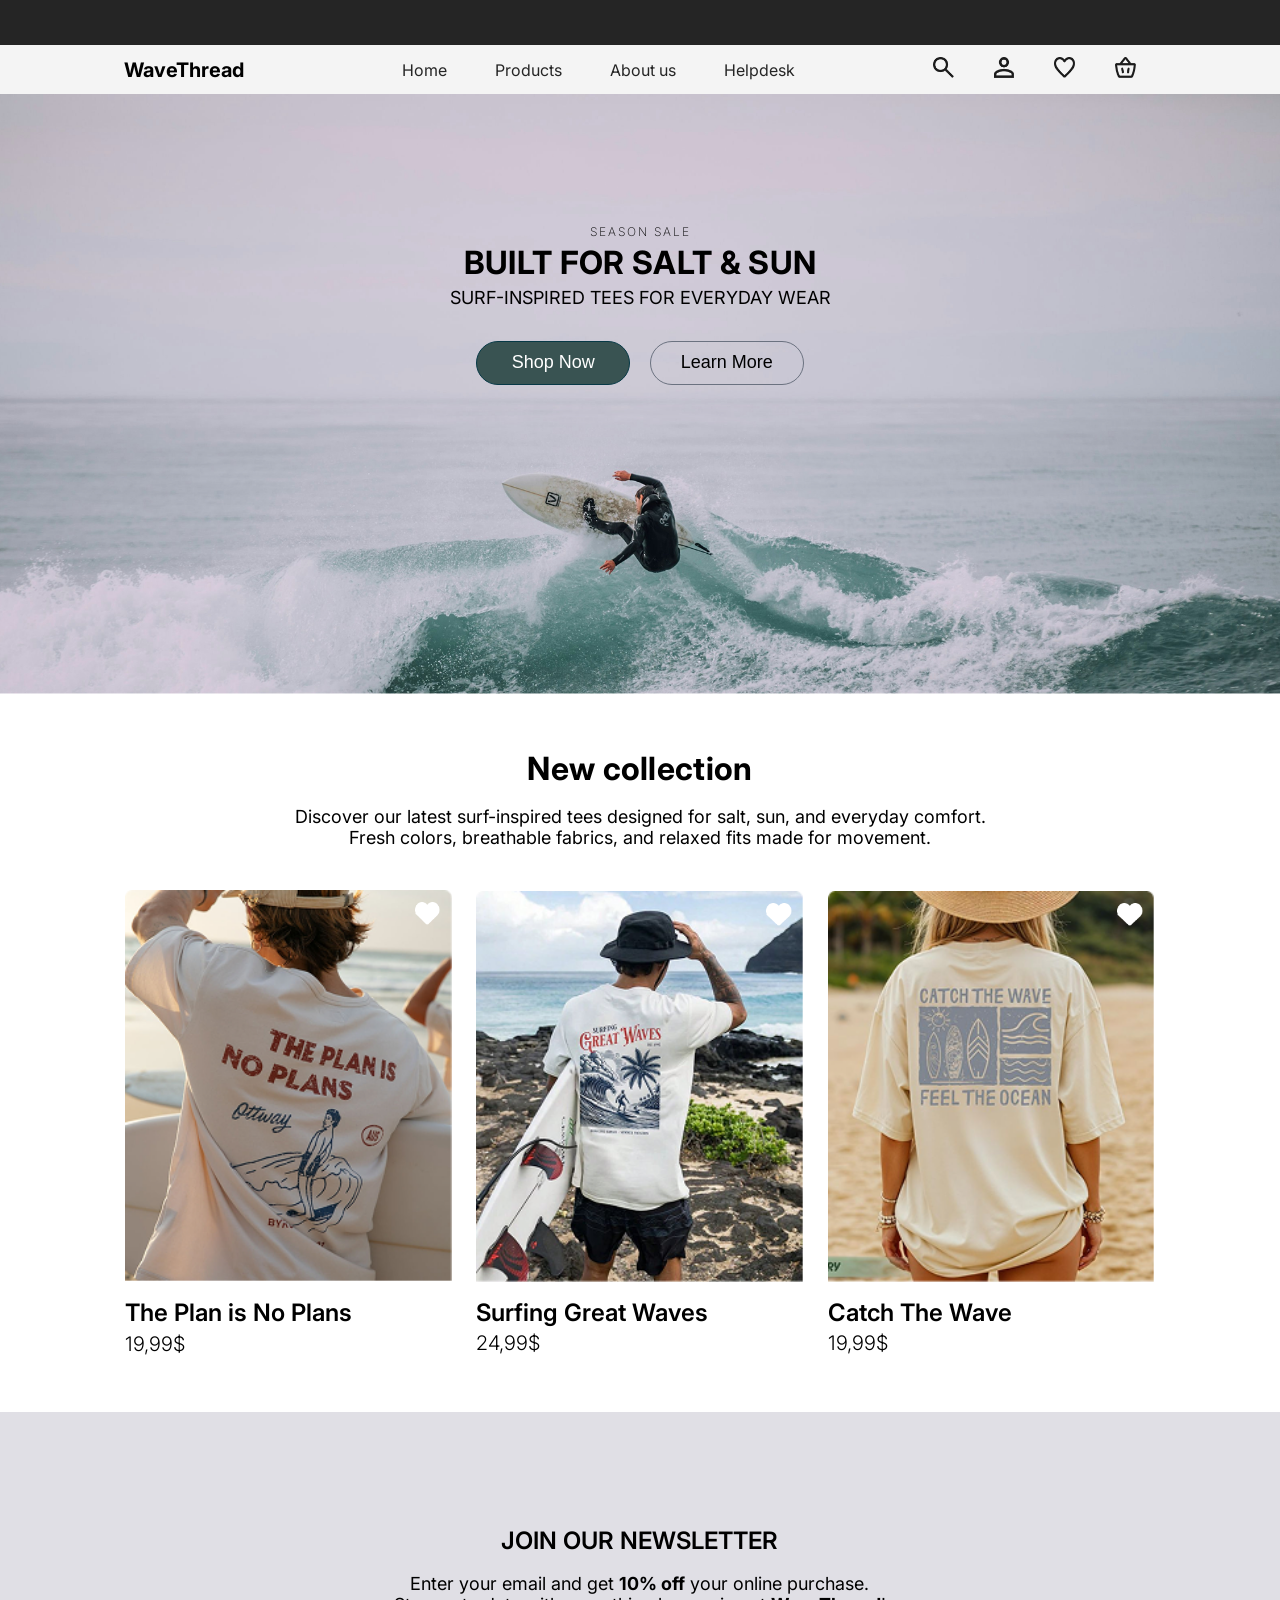
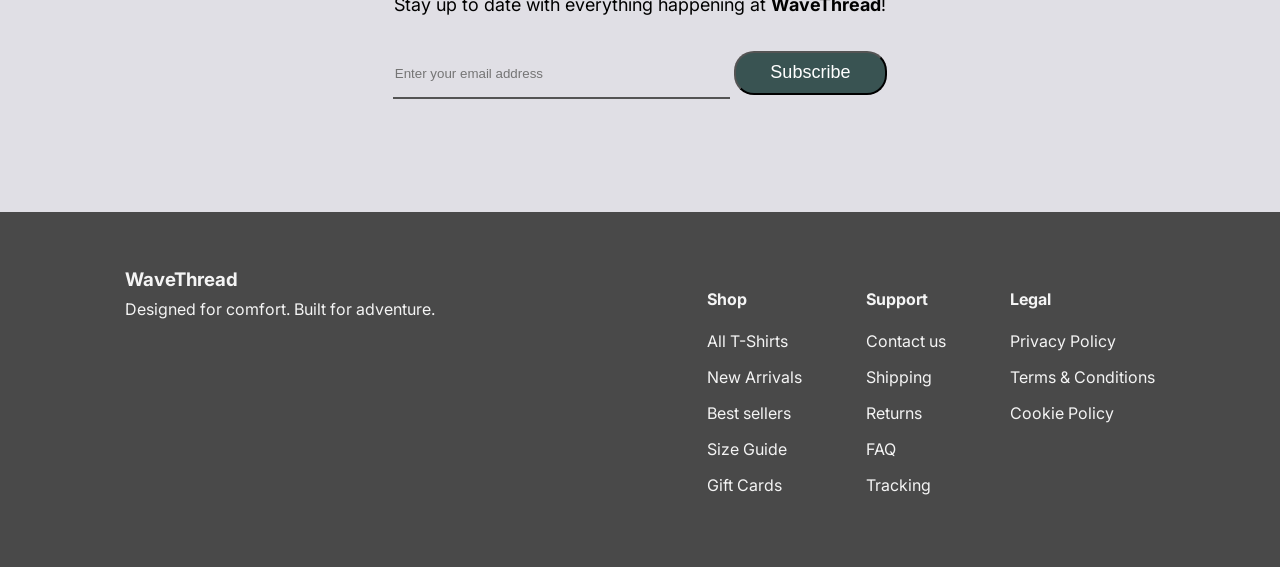
<file: index.html>
<!DOCTYPE html>
<html lang="en">
  <head>
    <meta charset="UTF-8" />
    <meta name="viewport" content="width=device-width, initial-scale=1.0" />

    <!-- Fonts -->
    <link rel="preconnect" href="https://fonts.googleapis.com" />
    <link rel="preconnect" href="https://fonts.gstatic.com" crossorigin />
    <link
      href="https://fonts.googleapis.com/css2?family=Inter:ital,opsz,wght@0,14..32,100..900;1,14..32,100..900&display=swap"
      rel="stylesheet"
    />

    <link rel="stylesheet" href="CSS/main.css" />
    <link rel="stylesheet" href="CSS/nav_footer.css" />
    <link rel="stylesheet" href="CSS/cart.css" />
    <script src="JS/script.js" defer></script>
    <script src="JS/hamburger.js" defer></script>
    <script src="JS/cartPop.js" defer></script>

    <title>WaveThread</title>
  </head>
  <body>
    <header>
      <div id="black-line"></div>

      <div class="header-content">
        <p id="shop-name">WaveThread</p>

        <img
          src="images/hamburger.png"
          alt="HamburgerMenu"
          class="hamburger-img"
          id="hamburger"
        />

        <nav>
          <ul class="nav-links">
            <li><a href="index.html">Home</a></li>
            <li><a href="products.html">Products</a></li>
            <li><a>About us</a></li>
            <li><a>Helpdesk</a></li>
          </ul>
        </nav>

        <div class="icons">
          <a href="#"
            ><img src="images/search.png" alt="Search Icon" class="search"
          /></a>
          <a href="#"
            ><img src="images/account.png" alt="User Account Icon"
          /></a>
          <a href="#"><img src="images/favs.png" alt="Favourites Icon" /></a>
          <a href="#" id="cartIcon"
            ><img src="images/cart.png" alt="Cart Icon"
          /></a>
        </div>
      </div>

      <div class="mobile-menu" id="mobileMenu">
        <ul>
          <li><a href="index.html">Home</a></li>
          <li><a href="products.html">Products</a></li>
          <li><a href="#">About us</a></li>
          <li><a href="#">Helpdesk</a></li>
          <li><a href="#">Account</a></li>
          <li><a href="#">Favourites</a></li>
          <li><a href="cart.html">Cart</a></li>
        </ul>
      </div>
    </header>

    <div class="cart" id="cart">
      <h2>Your Cart</h2>
      <div class="cart-items">
        <p>No products yet</p>
      </div>
      <button class="viewCart">View cart ()</button>
    </div>

    <main>
      <section id="landing-page">
        <div class="hero-content">
          <!-- ChatGPT adviced me to use the image as a CSS background -->
          <p class="top-line">season sale</p>
          <h1>built for salt & sun</h1>
          <h2>surf-inspired tees for everyday wear</h2>
        </div>

        <div class="hero-buttons">
          <button class="button" id="CTA">Shop Now</button>
          <button class="button" id="secondary">Learn More</button>
        </div>
      </section>

      <section class="new-collection">
        <div class="title">
          <h1>New collection</h1>
        </div>
        <div class="description">
          <p>
            Discover our latest surf-inspired tees designed for salt, sun, and
            everyday comfort.<br />
            Fresh colors, breathable fabrics, and relaxed fits made for
            movement.
          </p>
        </div>

        <a href="product.html" class="card1 product-link">
          <div class="image-grid">
            <img class="product-img" src="images/main_product_1.png" />
            <img class="heart-outline" src="images/favvs.png" />
          </div>
          <h3>The Plan is No Plans</h3>
          <h4>19,99$</h4>
        </a>
        <div class="card2">
          <div class="image-grid">
            <img class="product-img" src="images/product-1.png" />
            <img
              class="heart-outline"
              src="images/favvs.png"
              alt="Add to favourites"
            />
          </div>
          <h3>Surfing Great Waves</h3>
          <h4>24,99$</h4>
        </div>
        <div class="card3">
          <div class="image-grid">
            <img class="product-img" src="images/product-2.png" />
            <img
              class="heart-outline"
              src="images/favvs.png"
              alt="Add to favourites"
            />
          </div>
          <h3>Catch The Wave</h3>
          <h4>19,99$</h4>
        </div>
      </section>
      <section class="newsletter">
        <div class="newsletter-content">
          <h2>Join our newsletter</h2>
          <p>
            Enter your email and get <b>10% off</b> your online purchase.<br />
            Stay up to date with everything happening at
            <b>WaveThread</b>!
          </p>
          <div class="input-group">
            <input
              type="email"
              placeholder="Enter your email address"
              aria-label="Email Address"
            />
            <button class="button" id="subscribe-button">Subscribe</button>
          </div>
        </div>
      </section>
    </main>

    <footer>
      <div class="footer-name">
        <h3>WaveThread</h3>
        <p>Designed for comfort. Built for adventure.</p>
      </div>

      <div id="footer-links">
        <div id="shop-links">
          <h4>Shop</h4>
          <p>All T-Shirts</p>
          <p>New Arrivals</p>
          <p>Best sellers</p>
          <p>Size Guide</p>
          <p>Gift Cards</p>
        </div>
        <div id="support-links">
          <h4>Support</h4>
          <p>Contact us</p>
          <p>Shipping</p>
          <p>Returns</p>
          <p>FAQ</p>
          <p>Tracking</p>
        </div>
        <div class="legal-links">
          <h4>Legal</h4>
          <p>Privacy Policy</p>
          <p>Terms & Conditions</p>
          <p>Cookie Policy</p>
        </div>
      </div>
    </footer>
  </body>
</html>
</file>
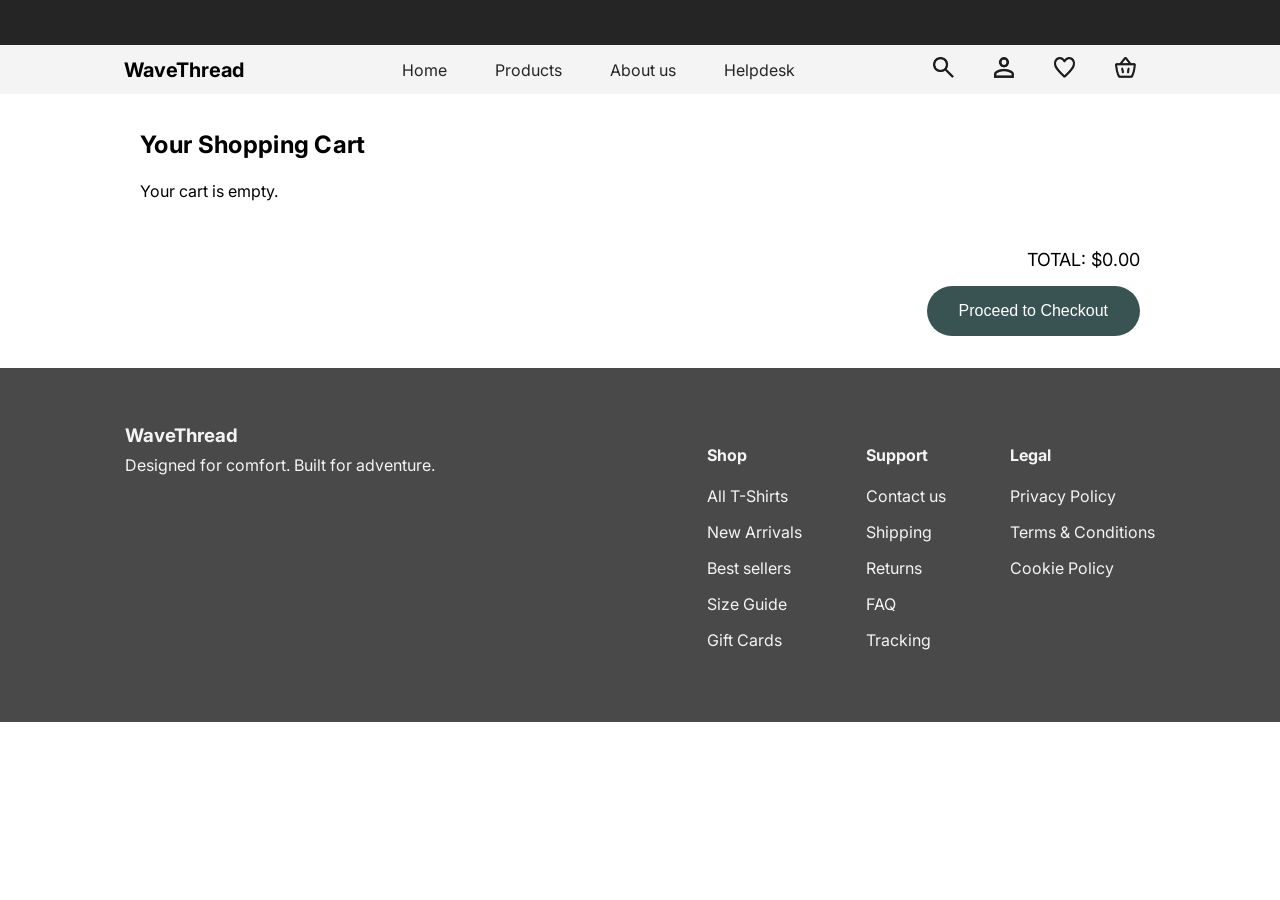
<file: cart.html>
<!DOCTYPE html>
<html lang="en">
  <head>
    <meta charset="UTF-8" />
    <meta name="viewport" content="width=device-width, initial-scale=1.0" />

    <!-- Fonts -->
    <link rel="preconnect" href="https://fonts.googleapis.com" />
    <link rel="preconnect" href="https://fonts.gstatic.com" crossorigin />
    <link
      href="https://fonts.googleapis.com/css2?family=Inter:ital,opsz,wght@0,14..32,100..900;1,14..32,100..900&display=swap"
      rel="stylesheet"
    />

    <link rel="stylesheet" href="CSS/main.css" />
    <link rel="stylesheet" href="CSS/nav_footer.css" />
    <link rel="stylesheet" href="CSS/cart.css" />
    <link rel="stylesheet" href="CSS/cartPage.css" />
    <script src="JS/cartPage.js" defer></script>
    <script src="JS/script.js" defer></script>
    <script src="JS/hamburger.js" defer></script>
    <script src="JS/cartPop.js" defer></script>

    <title>WaveThread</title>
  </head>
  <body>
    <header>
      <div id="black-line"></div>

      <div class="header-content">
        <p id="shop-name">WaveThread</p>

        <img
          src="images/hamburger.png"
          alt="HamburgerMenu"
          class="hamburger-img"
          id="hamburger"
        />

        <nav>
          <ul class="nav-links">
            <li><a href="index.html">Home</a></li>
            <li><a href="products.html">Products</a></li>
            <li><a>About us</a></li>
            <li><a>Helpdesk</a></li>
          </ul>
        </nav>

        <div class="icons">
          <a href="#"
            ><img src="images/search.png" alt="Search Icon" class="search"
          /></a>
          <a href="#"
            ><img src="images/account.png" alt="User Account Icon"
          /></a>
          <a href="#"><img src="images/favs.png" alt="Favourites Icon" /></a>
          <a href="#" id="cartIcon"
            ><img src="images/cart.png" alt="Cart Icon"
          /></a>
        </div>
      </div>

      <div class="mobile-menu" id="mobileMenu">
        <ul>
          <li><a href="index.html">Home</a></li>
          <li><a href="products.html">Products</a></li>
          <li><a href="#">About us</a></li>
          <li><a href="#">Helpdesk</a></li>
          <li><a href="#">Account</a></li>
          <li><a href="#">Favourites</a></li>
          <li><a href="cart.html">Cart</a></li>
        </ul>
      </div>
    </header>

    <div class="cart" id="cart">
      <h2>Your Cart</h2>
      <div class="cart-items">
        <p>No products yet</p>
      </div>
      <button class="viewCart">View cart ()</button>
    </div>

    <main class="cart-page">
      <h1>Your Shopping Cart</h1>

      <div id="cart-items-container"></div>

      <div class="cart-summary">
        <h2>Total: <span id="cart-total">$0.00</span></h2>
        <button id="checkout-btn">Proceed to Checkout</button>
      </div>
    </main>

    <footer>
      <div class="footer-name">
        <h3>WaveThread</h3>
        <p>Designed for comfort. Built for adventure.</p>
      </div>

      <div id="footer-links">
        <div id="shop-links">
          <h4>Shop</h4>
          <p>All T-Shirts</p>
          <p>New Arrivals</p>
          <p>Best sellers</p>
          <p>Size Guide</p>
          <p>Gift Cards</p>
        </div>
        <div id="support-links">
          <h4>Support</h4>
          <p>Contact us</p>
          <p>Shipping</p>
          <p>Returns</p>
          <p>FAQ</p>
          <p>Tracking</p>
        </div>
        <div class="legal-links">
          <h4>Legal</h4>
          <p>Privacy Policy</p>
          <p>Terms & Conditions</p>
          <p>Cookie Policy</p>
        </div>
      </div>
    </footer>
  </body>
</html>
</file>
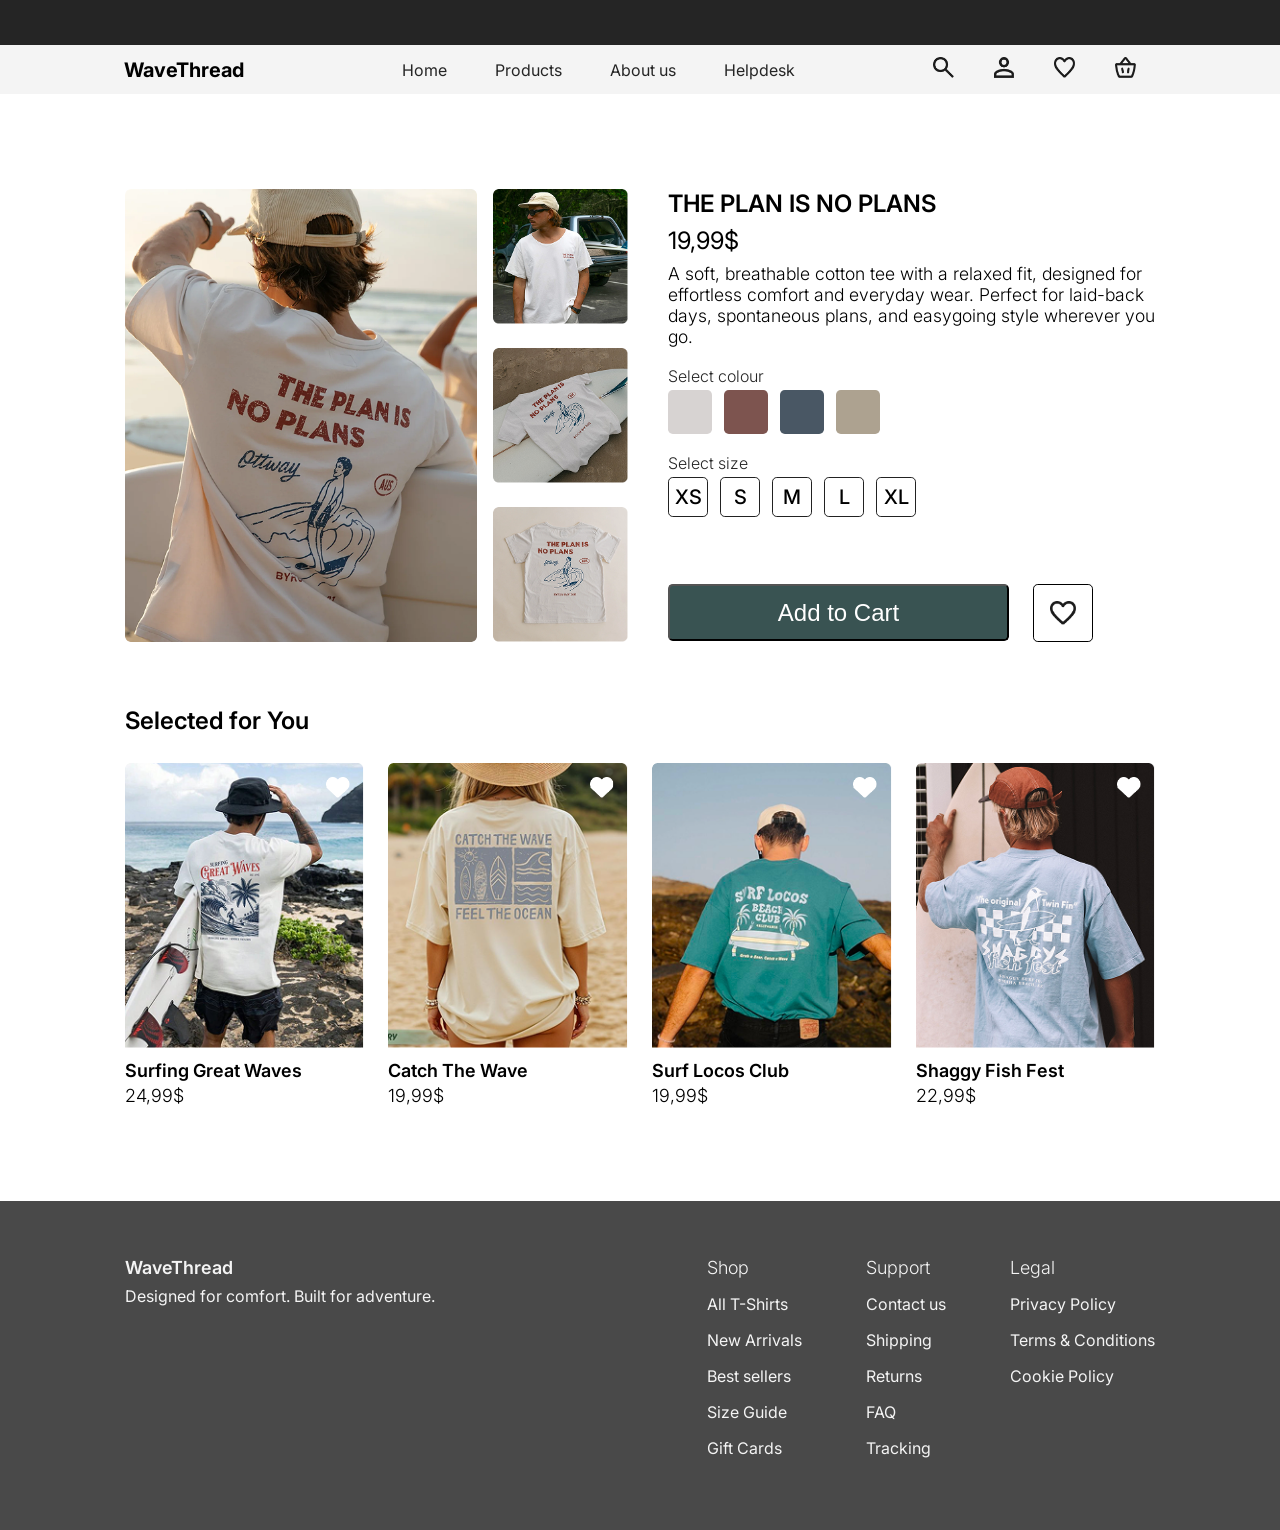
<file: product.html>
<!DOCTYPE html>
<html lang="en">
  <head>
    <meta charset="UTF-8" />
    <meta name="viewport" content="width=device-width, initial-scale=1.0" />

    <!-- Fonts -->
    <link rel="preconnect" href="https://fonts.googleapis.com" />
    <link rel="preconnect" href="https://fonts.gstatic.com" crossorigin />
    <link
      href="https://fonts.googleapis.com/css2?family=Inter:ital,opsz,wght@0,14..32,100..900;1,14..32,100..900&display=swap"
      rel="stylesheet"
    />

    <link rel="stylesheet" href="CSS/main.css" />
    <link rel="stylesheet" href="CSS/nav_footer.css" />
    <link rel="stylesheet" href="CSS/mainGrids.css" />
    <link rel="stylesheet" href="CSS/cart.css" />
    <script src="JS/script.js" defer></script>
    <script src="JS/hamburger.js" defer></script>
    <script src="JS/cartPop.js" defer></script>

    <title>WaveThread</title>
  </head>
  <body>
    <header>
      <div id="black-line"></div>

      <div class="header-content">
        <p id="shop-name">WaveThread</p>

        <img
          src="images/hamburger.png"
          alt="HamburgerMenu"
          class="hamburger-img"
          id="hamburger"
        />

        <nav>
          <ul class="nav-links">
            <li><a href="index.html">Home</a></li>
            <li><a href="products.html">Products</a></li>
            <li><a>About us</a></li>
            <li><a>Helpdesk</a></li>
          </ul>
        </nav>

        <div class="icons">
          <a href="#"><img src="images/search.png" alt="Search Icon" /></a>
          <a href="#"
            ><img src="images/account.png" alt="User Account Icon"
          /></a>
          <a href="#"><img src="images/favs.png" alt="Favourites Icon" /></a>
          <a href="#" id="cartIcon"
            ><img src="images/cart.png" alt="Cart Icon"
          /></a>
        </div>
      </div>

      <div class="mobile-menu" id="mobileMenu">
        <ul>
          <li><a href="index.html">Home</a></li>
          <li><a href="products.html">Products</a></li>
          <li><a href="#">About us</a></li>
          <li><a href="#">Helpdesk</a></li>
          <li><a href="#">Account</a></li>
          <li><a href="#">Favourites</a></li>
          <li><a href="cart.html">Cart</a></li>
        </ul>
      </div>
    </header>

    <div class="cart" id="cart">
      <h2>Your Cart</h2>
      <div class="cart-items">
        <p>No products yet</p>
      </div>
      <button class="viewCart">View cart ()</button>
    </div>

    <main>
      <div class="parent2">
        <div class="div-1">
          <img
            id="main-photo"
            src="images/main_product-1.png"
            alt="Product Image"
          />
          <div class="photos">
            <img src="images/main_product-2.png" alt="Product Image" />
            <img src="images/main_product-3.png" alt="Product Image" />
            <img src="images/main_product-4.png" alt="Product Image" />
          </div>
        </div>
        <div class="div-2">
          <div class="info">
            <div class="product-info">
              <h2>The Plan is No Plans</h2>
              <h3>19,99$</h3>
              <p>
                A soft, breathable cotton tee with a relaxed fit, designed for
                effortless comfort and everyday wear. Perfect for laid-back
                days, spontaneous plans, and easygoing style wherever you go.
              </p>
            </div>
            <div class="product-colours">
              <h4>Select colour</h4>
              <div class="colours">
                <div class="colour-option" id="Gray"></div>
                <div class="colour-option" id="Red"></div>
                <div class="colour-option" id="Blue"></div>
                <div class="colour-option" id="Beige"></div>
              </div>
            </div>
            <div class="product-size">
              <h4>Select size</h4>
              <div class="sizes">
                <div class="size-option">XS</div>
                <div class="size-option">S</div>
                <div class="size-option">M</div>
                <div class="size-option">L</div>
                <div class="size-option">XL</div>
              </div>
            </div>
          </div>
          <div class="add-to-cart">
            <button id="add-to-cart-btn">Add to Cart</button>
            <img id="favs" src="images/favs.png" alt="Add to Favourites Icon" />
          </div>
        </div>

        <div class="div-3">
          <h3>Selected for You</h3>
        </div>
        <div class="div-4">
          <div class="img-container">
            <img class="products-img" src="images/product-1.png" />
            <img class="heart-outline2" src="images/favvs.png" />
          </div>
          <h3>Surfing Great Waves</h3>
          <h4>24,99$</h4>
        </div>
        <div class="div-5">
          <div class="img-container">
            <img class="products-img" src="images/product-2.png" />
            <img class="heart-outline2" src="images/favvs.png" />
          </div>
          <h3>Catch The Wave</h3>
          <h4>19,99$</h4>
        </div>
        <div class="div-6">
          <div class="img-container">
            <img class="products-img" src="images/product-3.png" />
            <img class="heart-outline2" src="images/favvs.png" />
          </div>
          <h3>Surf Locos Club</h3>
          <h4>19,99$</h4>
        </div>
        <div class="div-7">
          <div class="img-container">
            <img class="products-img" src="images/product-4.png" />
            <img class="heart-outline2" src="images/favvs.png" />
          </div>
          <h3>Shaggy Fish Fest</h3>
          <h4>22,99$</h4>
        </div>
      </div>
    </main>

    <footer>
      <div class="footer-name">
        <h3>WaveThread</h3>
        <p>Designed for comfort. Built for adventure.</p>
      </div>

      <div id="footer-links">
        <div id="shop-links">
          <h4>Shop</h4>
          <p>All T-Shirts</p>
          <p>New Arrivals</p>
          <p>Best sellers</p>
          <p>Size Guide</p>
          <p>Gift Cards</p>
        </div>
        <div id="support-links">
          <h4>Support</h4>
          <p>Contact us</p>
          <p>Shipping</p>
          <p>Returns</p>
          <p>FAQ</p>
          <p>Tracking</p>
        </div>
        <div class="legal-links">
          <h4>Legal</h4>
          <p>Privacy Policy</p>
          <p>Terms & Conditions</p>
          <p>Cookie Policy</p>
        </div>
      </div>
    </footer>
  </body>
</html>
</file>
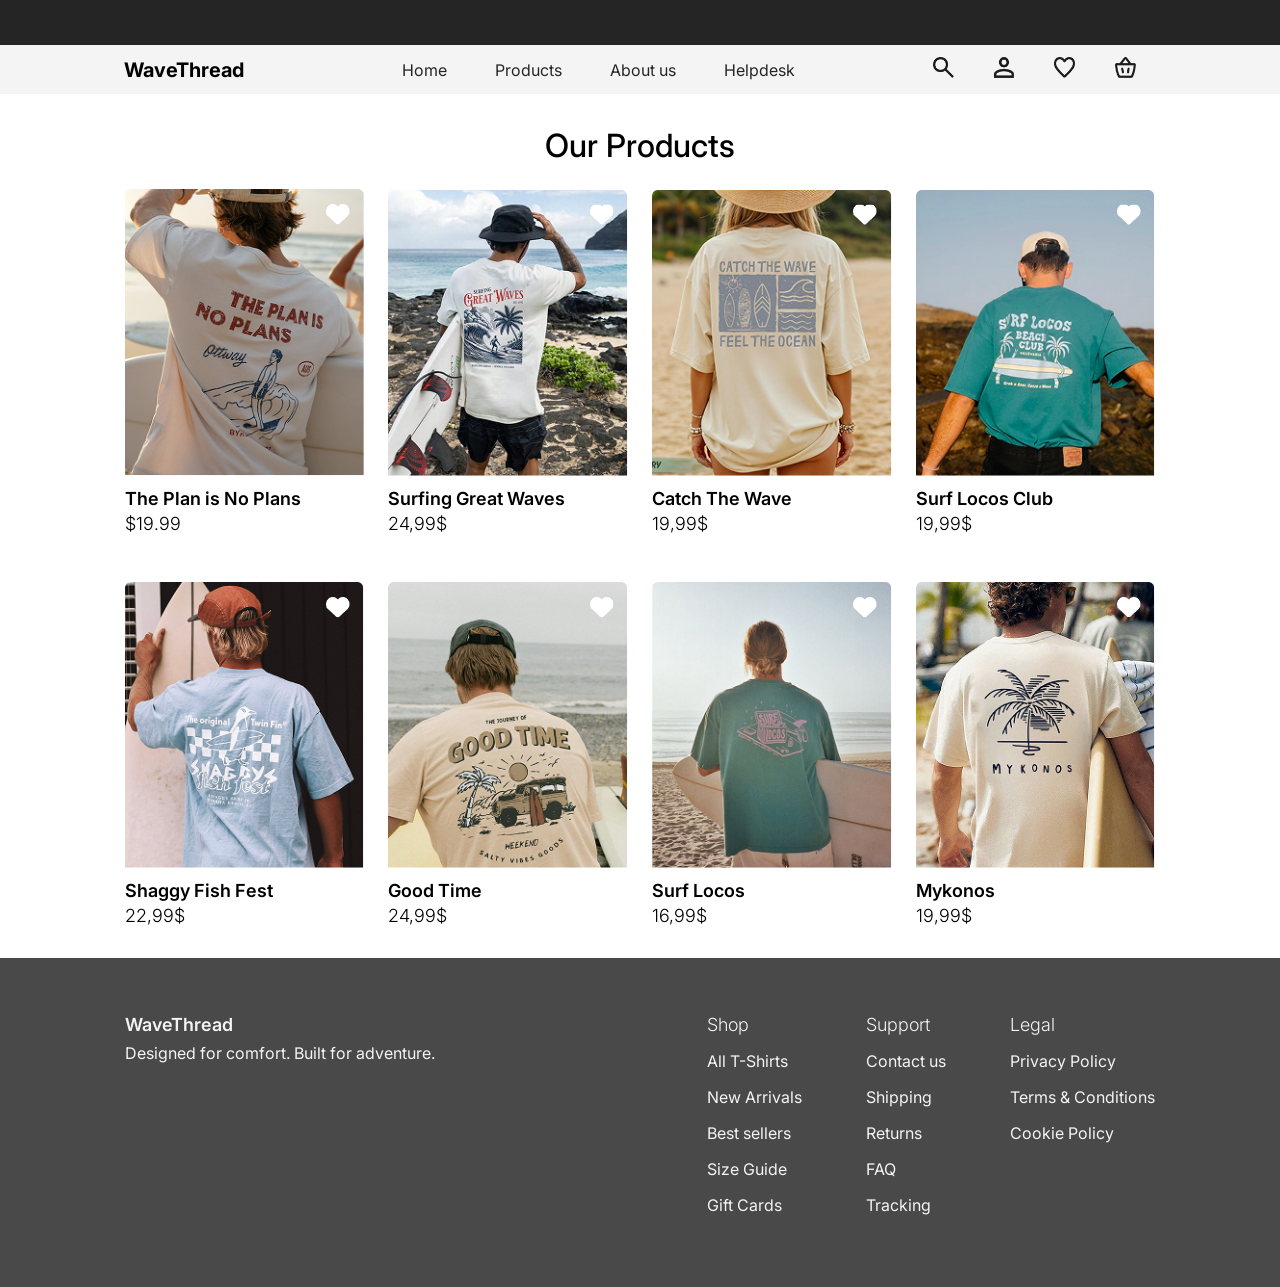
<file: products.html>
<!DOCTYPE html>
<html lang="en">
  <head>
    <meta charset="UTF-8" />
    <meta name="viewport" content="width=device-width, initial-scale=1.0" />

    <!-- Fonts -->
    <link rel="preconnect" href="https://fonts.googleapis.com" />
    <link rel="preconnect" href="https://fonts.gstatic.com" crossorigin />
    <link
      href="https://fonts.googleapis.com/css2?family=Inter:ital,opsz,wght@0,14..32,100..900;1,14..32,100..900&display=swap"
      rel="stylesheet"
    />

    <link rel="stylesheet" href="CSS/main.css" />
    <link rel="stylesheet" href="CSS/nav_footer.css" />
    <link rel="stylesheet" href="CSS/mainGrids.css" />
    <link rel="stylesheet" href="CSS/cart.css" />
    <script src="JS/script.js" defer></script>
    <script src="JS/hamburger.js" defer></script>
    <script src="JS/cartPop.js" defer></script>

    <title>WaveThread</title>
  </head>
  <body>
    <header>
      <div id="black-line"></div>

      <div class="header-content">
        <p id="shop-name">WaveThread</p>

        <img
          src="images/hamburger.png"
          alt="HamburgerMenu"
          class="hamburger-img"
          id="hamburger"
        />

        <nav>
          <ul class="nav-links">
            <li><a href="index.html">Home</a></li>
            <li><a href="products.html">Products</a></li>
            <li><a>About us</a></li>
            <li><a>Helpdesk</a></li>
          </ul>
        </nav>

        <div class="icons">
          <a href="#"><img src="images/search.png" alt="Search Icon" /></a>
          <a href="#"
            ><img src="images/account.png" alt="User Account Icon"
          /></a>
          <a href="#"><img src="images/favs.png" alt="Favourites Icon" /></a>
          <a href="#" id="cartIcon"
            ><img src="images/cart.png" alt="Cart Icon"
          /></a>
        </div>
      </div>

      <div class="mobile-menu" id="mobileMenu">
        <ul>
          <li><a href="index.html">Home</a></li>
          <li><a href="products.html">Products</a></li>
          <li><a href="#">About us</a></li>
          <li><a href="#">Helpdesk</a></li>
          <li><a href="#">Account</a></li>
          <li><a href="#">Favourites</a></li>
          <li><a href="cart.html">Cart</a></li>
        </ul>
      </div>
    </header>

    <div class="cart" id="cart">
      <h2>Your Cart</h2>
      <div class="cart-items">
        <p>No products yet</p>
      </div>
      <button class="viewCart">View cart ()</button>
    </div>

    <!-- GRID -->
    <main>
      <div class="parent">
        <div class="our-products">Our Products</div>
        <a href="product.html" class="div2 product-card">
          <div class="img-container">
            <img class="products-img" src="images/main_product_1.png" />
            <img class="heart-outline2" src="images/favvs.png" />
          </div>
          <h3>The Plan is No Plans</h3>
          <h4>$19.99</h4>
        </a>
        <div class="div3">
          <div class="img-container">
            <img class="products-img" src="images/product-1.png" />
            <img class="heart-outline2" src="images/favvs.png" />
          </div>
          <h3>Surfing Great Waves</h3>
          <h4>24,99$</h4>
        </div>
        <div class="div4">
          <div class="img-container">
            <img class="products-img" src="images/product-2.png" />
            <img class="heart-outline2" src="images/favvs.png" />
          </div>
          <h3>Catch The Wave</h3>
          <h4>19,99$</h4>
        </div>
        <div class="div5">
          <div class="img-container">
            <img class="products-img" src="images/product-3.png" />
            <img class="heart-outline2" src="images/favvs.png" />
          </div>
          <h3>Surf Locos Club</h3>
          <h4>19,99$</h4>
        </div>
        <div class="div6">
          <div class="img-container">
            <img class="products-img" src="images/product-4.png" />
            <img class="heart-outline2" src="images/favvs.png" />
          </div>
          <h3>Shaggy Fish Fest</h3>
          <h4>22,99$</h4>
        </div>
        <div class="div7">
          <div class="img-container">
            <img class="products-img" src="images/product-5.png" />
            <img class="heart-outline2" src="images/favvs.png" />
          </div>
          <h3>Good Time</h3>
          <h4>24,99$</h4>
        </div>
        <div class="div8">
          <div class="img-container">
            <img class="products-img" src="images/product-6.png" />
            <img class="heart-outline2" src="images/favvs.png" />
          </div>
          <h3>Surf Locos</h3>
          <h4>16,99$</h4>
        </div>
        <div class="div9">
          <div class="img-container">
            <img class="products-img" src="images/product-7.png" />
            <img class="heart-outline2" src="images/favvs.png" />
          </div>
          <h3>Mykonos</h3>
          <h4>19,99$</h4>
        </div>
      </div>
    </main>

    <footer>
      <div class="footer-name">
        <h3>WaveThread</h3>
        <p>Designed for comfort. Built for adventure.</p>
      </div>

      <div id="footer-links">
        <div id="shop-links">
          <h4>Shop</h4>
          <p>All T-Shirts</p>
          <p>New Arrivals</p>
          <p>Best sellers</p>
          <p>Size Guide</p>
          <p>Gift Cards</p>
        </div>
        <div id="support-links">
          <h4>Support</h4>
          <p>Contact us</p>
          <p>Shipping</p>
          <p>Returns</p>
          <p>FAQ</p>
          <p>Tracking</p>
        </div>
        <div class="legal-links">
          <h4>Legal</h4>
          <p>Privacy Policy</p>
          <p>Terms & Conditions</p>
          <p>Cookie Policy</p>
        </div>
      </div>
    </footer>
  </body>
</html>
</file>
<file: CSS/main.css>
/* Body Style */
body {
  margin: 0;
  font-family: "Inter", sans-serif;
}

#background-image {
  width: 100%;
  height: 37.5rem;
}

/* Buttons Style */
.button {
  width: 9.6rem;
  height: 2.75rem;
  justify-content: center;
  align-items: center;
  text-align: center;
  gap: 0.6rem;
  font-size: 1.125rem;
}

#CTA {
  border-radius: 6.25rem;
  border: 0.06rem solid #073946;
  background: #395352;
  color: #ffffff;
}

#secondary {
  border-radius: 6.25rem;
  border: 0.09rem solid #6b7280;
  background-color: transparent;
}

/* Main Content Style */
#landing-page {
  height: 37.5rem;
  background-image: url("../images/background.png"); /* background image */
  background-size: cover;
  background-position: center;
  background-repeat: no-repeat;

  display: flex;
  flex-direction: column;
  justify-content: center;
  align-items: center;
  gap: 0.3rem;
  text-align: center;
  text-transform: uppercase;
}

.hero-content {
  margin-top: -11.2rem;
  display: flex;
  flex-direction: column;
  align-items: center;
  gap: 0.3rem;
}

.hero-buttons {
  display: flex;
  gap: 1.25rem;
  margin-top: 1.75rem;
}

.top-line {
  margin: 0;
  font-size: 0.75rem;
  letter-spacing: 0.125rem;
  font-weight: 200;
  line-height: 0.9rem;
}

h1 {
  margin: 0;
  font-size: 2rem;
  font-weight: 700;
  line-height: 2.4rem;
  font-style: normal;
  letter-spacing: 0.02rem;
}

h2 {
  margin: 0;
  font-size: 1.125rem;
  font-weight: 400;
  line-height: normal;
  font-style: normal;
  text-transform: uppercase;
}

.image-grid {
  display: grid;
  grid-template-columns: 1fr;
  width: 100%;
}

.product-img {
  width: 100%;
  height: auto;
  grid-area: 1 / 1;
}

.heart-outline {
  grid-area: 1 / 1;
  justify-self: end;
  align-self: start;
  margin: 0.75rem;
  width: 1.6rem;
  z-index: 2;
}

/* Product Cards Style */
.card1,
.card2,
.card3 {
  display: block;
  width: 100%;
}

.new-collection {
  display: grid;
  place-items: center;
  grid-template-columns: repeat(3, 1fr);
  grid-template-rows: auto; /* ChatGPT advised setting rows to auto to make margin spacing easier */
  padding: 3.5rem 7.8125rem;
  gap: 1.5rem;
}

.title {
  grid-column: span 3;
  text-align: center;
  font-size: 2rem;
  height: 2rem;
}

.description {
  grid-column: span 3;
  font-size: 1.125rem;
  text-align: center;
  display: inline;
}

.description p {
  margin-top: 0;
}

/* .card1,
.card2,
.card3 {
  grid-row: span 3;
} */

.card1 h3,
.card2 h3,
.card3 h3 {
  margin: 1rem 0 0.3rem 0;
  font-size: 1.5rem;
  font-weight: 600;
  text-align: left;
}

.card1 h4,
.card2 h4,
.card3 h4 {
  margin: 0;
  font-size: 1.25rem;
  font-weight: 300;
  width: 1.8125rem;
}

.product-link {
  display: block;
  text-decoration: none;
  color: inherit;
}

/* Newsletter Section Style */
.newsletter {
  background-color: rgba(193, 191, 204, 0.5);
  height: 25rem;
  display: flex;
  justify-content: center;
  align-items: center;
}

.newsletter-content {
  display: flex;
  flex-direction: column;
  align-items: center;
}

.newsletter-content h2 {
  font-size: 1.5rem;
  font-weight: 600;
}

.newsletter-content p {
  font-size: 1.125rem;
  text-align: center;
}

#subscribe-button {
  border-radius: 1.25rem;
  background: #395352;
  color: #ffffff;
}

input {
  height: 2.75rem;
  width: 20.8rem;
  background-color: transparent;
  border-top: 0;
  border-left: 0;
  border-right: 0;
  margin-top: 1.125rem;
  border-color: black;
}

/* ================= */
/* RESPONSIVE DESIGN */
/* ================= */

/* FIRST BREAKPOINT */
@media screen and (max-width: 1125px) {
  #landing-page {
    height: 30rem;
  }

  .hero-content {
    margin-top: -9rem;
  }

  .top-line {
    font-size: 0.7rem;
  }

  h1 {
    font-size: 1.5rem;
    line-height: 2rem;
  }

  h2 {
    font-size: 1rem;
  }

  .button {
    width: 9rem;
    height: 2.5rem;
    gap: 0.6rem;
    font-size: 1rem;
  }

  .hero-buttons {
    gap: 1.25rem;
    margin-top: 1rem;
  }

  /* GRID */
  .new-collection {
    padding: 3.5rem 7.8125rem;
    gap: 1rem;
  }

  .title h1 {
    font-size: 1.8rem;
  }

  .description {
    font-size: 1rem;
  }

  .card1 h3,
  .card2 h3,
  .card3 h3 {
    margin: 0.8rem 0 0.2rem 0;
    font-size: 1.3rem;
  }

  .card1 h4,
  .card2 h4,
  .card3 h4 {
    font-size: 1.3rem;
  }

  .heart-outline {
    margin: 0.8rem;
    width: 1.5rem;
  }
}

/* SECOND BREAKPOINT  */
@media screen and (max-width: 810px) {
  #landing-page {
    height: 25rem;
  }

  .hero-content {
    margin-top: -7rem;
  }

  .top-line {
    font-size: 0.6rem;
  }

  h1 {
    font-size: 1.3rem;
    line-height: 1.5rem;
  }

  h2 {
    font-size: 0.9rem;
  }

  .button {
    width: 8rem;
    height: 2.3rem;
    gap: 0.5rem;
    font-size: 0.9rem;
  }

  .hero-buttons {
    gap: 1rem;
    margin-top: 0.8rem;
  }
}

/* THIRD BREAKPOINT  */
@media screen and (max-width: 500px) {
  #landing-page {
    height: 22rem;
  }

  .hero-content {
    margin-top: -7rem;
  }

  .top-line {
    font-size: 0.5rem;
  }

  h1 {
    font-size: 1rem;
    line-height: 1rem;
  }

  h2 {
    font-size: 0.7rem;
  }

  .button {
    width: 6rem;
    height: 2rem;
    gap: 0.3rem;
    font-size: 0.8rem;
  }

  .hero-buttons {
    gap: 0.8rem;
    margin-top: 0.6rem;
  }
}

/* GRID RESPONSIVE DESIGN */
/* GRID RESPONSIVE DESIGN #1 */
@media screen and (max-width: 1000px) {
  /* GRID */
  .new-collection {
    padding: 3rem 5rem;
    gap: 0.8rem;
  }

  .title h1 {
    font-size: 1.5rem;
  }

  .description {
    font-size: 0.9rem;
  }

  .card1 h3,
  .card2 h3,
  .card3 h3 {
    margin: 0.8rem 0 0.1rem 0;
    font-size: 1rem;
  }

  .card1 h4,
  .card2 h4,
  .card3 h4 {
    font-size: 1rem;
  }

  .heart-outline {
    margin: 0.7rem;
    width: 1.2rem;
  }
}

/* GRID RESPONSIVE DESIGN #2 */
@media screen and (max-width: 760px) {
  /* GRID */
  .new-collection {
    padding: 2rem 4.5rem;
    gap: 0.6rem;
  }

  .title h1 {
    font-size: 1.3rem;
  }

  .title {
    height: 1.3rem;
  }

  .description {
    font-size: 0.7rem;
    height: 2rem;
  }

  .card1 h3,
  .card2 h3,
  .card3 h3 {
    margin: 0.5rem 0 0.1rem 0;
    font-size: 0.8rem;
  }

  .card1 h4,
  .card2 h4,
  .card3 h4 {
    font-size: 0.8rem;
  }

  .heart-outline {
    margin: 0.5rem;
    width: 1rem;
  }

  .newsletter {
    height: 17rem;
  }

  .newsletter-content h2 {
    font-size: 1.3rem;
    font-weight: 600;
  }

  .newsletter-content p {
    font-size: 1rem;
    text-align: center;
  }

  #subscribe-button {
    border-radius: 1.25rem;
    background: #395352;
    color: #ffffff;
    width: 7rem;
    height: 2rem;
    font-size: 0.8rem;
  }

  input {
    height: 2rem;
    width: 18rem;
    margin-top: 1rem;
    font-size: 0.7rem;
  }
}

/* GRID RESPONSIVE DESIGN #3 */
@media screen and (max-width: 638px) {
  .new-collection {
    padding: 2rem 4rem;
    gap: 0.4rem;
  }

  .title h1 {
    font-size: 1rem;
  }

  .title {
    height: 1rem;
  }

  .description {
    font-size: 0.6rem;
    height: 1.8rem;
  }

  .card1 h3,
  .card2 h3,
  .card3 h3 {
    margin: 0.5rem 0 0.1rem 0;
    font-size: 0.7rem;
  }

  .card1 h4,
  .card2 h4,
  .card3 h4 {
    font-size: 0.7rem;
  }

  .newsletter {
    height: 15rem;
  }

  .newsletter-content h2 {
    font-size: 1rem;
    font-weight: 600;
  }

  .newsletter-content p {
    font-size: 0.8rem;
    text-align: center;
  }

  #subscribe-button {
    border-radius: 1.25rem;
    background: #395352;
    color: #ffffff;
  }

  input {
    height: 1rem;
    width: 16rem;
    margin-top: 0.8rem;
  }
}

/* GRID RESPONSIVE DESIGN #4 */
@media screen and (max-width: 510px) {
  .card1,
  .card2,
  .card3 {
    display: block;
    width: 90%;
  }

  .new-collection {
    grid-template-columns: 1fr;
    padding: 2rem;
    gap: 0.9rem;
  }

  .title,
  .description {
    grid-column: 1 / -1;
  }

  .description br {
    display: none;
  }

  .description {
    font-size: 0.75rem;
    height: 3rem;
    width: 100%;
  }

  .card1 h3,
  .card2 h3,
  .card3 h3 {
    margin: 0.5rem 0 0.1rem 0;
    font-size: 0.9rem;
  }

  .card1 h4,
  .card2 h4,
  .card3 h4 {
    font-size: 0.9rem;
    margin-bottom: 1rem;
  }

  .newsletter {
    height: 18rem;
  }

  .newsletter-content h2 {
    font-size: 0.8rem;
  }

  .newsletter-content p {
    font-size: 0.7rem;
  }

  #subscribe-button {
    border-radius: 1.25rem;
    margin-top: 1rem;
    width: 10rem;
    height: 2rem;
    background: #395352;
    color: #ffffff;
  }

  input {
    height: 2rem;
    width: 15rem;
    margin-top: 0.5rem;
  }
  .input-group {
    display: flex;
    flex-direction: column;
    align-items: center;
  }
}
</file>
<file: CSS/nav_footer.css>
/* ================ */
/* NAVIGATION STYLE */
/* ================ */
#black-line {
  width: 100%;
  height: 2.8rem;
  background-color: #252525;
}

a {
  text-decoration: none;
  color: #252525;
}

nav {
  font-size: 1rem;
}

.nav-links {
  list-style-type: none;
  display: flex;
  gap: 3rem;
}

#shop-name {
  font-size: 1.25rem;
  font-weight: bold;
}

.icons {
  display: flex;
}

.header-content {
  display: flex;
  align-items: center;
  justify-content: space-between;
  padding: 0 7.75rem;
  height: 3.1rem;
  background-color: #f4f4f4;
}

.icons img {
  width: 1.3rem;
  height: 1.3rem;
  padding: 1.25rem;
}

.hamburger-img {
  display: none;
}

.mobile-menu {
  display: none;
}

/* ================ */
/* FOOTER STYLE */
/* ================ */
.footer-name,
#footer-links {
  display: flex;
  flex-direction: row;
}

footer {
  background-color: #494949;
  color: #f4f4f4;
  padding: 3.5rem 7.8rem;

  display: grid;
  grid-template-columns: 1fr auto;
  align-items: start;
}

.footer-name h3 {
  margin-bottom: 0.5rem;
}

.footer-name {
  display: flex;
  flex-direction: column;
  gap: 0.5rem;
}

.footer-name h3,
.footer-name p {
  margin: 0;
}

#footer-links {
  display: grid;
  grid-template-columns: repeat(3, max-content);
  gap: 4rem;
  justify-self: end;
}

/* ================= */
/* RESPONSIVE DESIGN */
/* ================= */

/* FIRST BREAKPOINT */
@media screen and (max-width: 1125px) {
  /* Nav Style */
  #black-line {
    width: 100%;
    height: 2.5rem;
    background-color: #252525;
  }

  nav {
    font-size: 0.9rem;
  }

  #shop-name {
    font-size: 1.1rem;
    font-weight: bold;
  }

  .nav-links {
    list-style-type: none;
    display: flex;
    gap: 2.5rem;
  }

  .icons img {
    width: 1.1rem;
    height: 1.1rem;
    padding: 1rem;
  }

  .header-content {
    display: flex;
    align-items: center;
    justify-content: space-between;
    padding: 0 5.75rem;
    height: 2.8rem;
    background-color: #f4f4f4;
  }

  .hamburger-img {
    display: none;
  }

  /* Footer Style */
  footer {
    padding: 2.8rem 5.75rem;
  }

  .footer-name {
    display: flex;
    flex-direction: column;
    gap: 0.4rem;
    width: fit-content;
  }

  .footer-name h3 {
    font-size: 0.9rem;
  }

  .footer-name p {
    font-size: 0.8rem;
  }

  #footer-links {
    display: grid;
    grid-template-columns: repeat(3, max-content);
    gap: 2rem;
    justify-self: end;
    font-size: 0.7rem;
  }

  #footer-links h4 {
    font-size: 0.9rem;
  }
}

/* SECOND BREAKPOINT */
@media screen and (max-width: 940px) {
  #black-line {
    width: 100%;
    height: 2.2rem;
    background-color: #252525;
  }

  nav {
    font-size: 0.8rem;
  }

  #shop-name {
    font-size: 0.9rem;
    font-weight: bold;
  }

  .nav-links {
    list-style-type: none;
    display: flex;
    gap: 2.3rem;
  }

  .icons img {
    width: 0.9rem;
    height: 0.9rem;
    padding: 0.8rem;
  }

  .header-content {
    display: flex;
    align-items: center;
    justify-content: space-between;
    padding: 0 4.5rem;
    height: 2.4rem;
    background-color: #f4f4f4;
  }

  .hamburger-img {
    display: none;
  }

  /* Footer Style */
  footer {
    padding: 2rem 4.5rem;
  }

  .footer-name {
    display: flex;
    flex-direction: column;
    gap: 0.3rem;
    width: fit-content;
  }

  .footer-name h3 {
    font-size: 0.8rem;
  }

  .footer-name p {
    font-size: 0.7rem;
  }

  #footer-links {
    display: grid;
    grid-template-columns: repeat(3, max-content);
    gap: 2rem;
    justify-self: end;
    font-size: 0.6rem;
  }

  #footer-links h4 {
    font-size: 0.8rem;
  }
}

/* THIRD BREAKPOINT */
@media screen and (max-width: 810px) {
  #black-line {
    width: 100%;
    height: 2rem;
    background-color: #252525;
  }

  #shop-name {
    font-size: 0.9rem;
    font-weight: bold;
  }

  .header-content {
    display: flex;
    align-items: center;
    justify-content: space-between;
    padding: 0 3rem;
    height: 2.4rem;
    background-color: #f4f4f4;
  }

  .nav-links,
  .icons {
    display: none;
  }

  .hamburger-img {
    display: flex;
    width: 1.2rem;
    height: 1rem;
    margin-left: auto;
    cursor: pointer;
  }

  .mobile-menu {
    display: flex;
    flex-direction: column;
    position: absolute;
    align-items: end;
    right: 3rem;
    z-index: 9999;
  }

  .mobile-menu ul {
    list-style-type: none;
    display: flex;
    flex-direction: column;
    font-size: 0.9rem;
    background-color: #f4f4f4;
    box-shadow: -1px 4px 4px rgba(0, 0, 0, 0.3);
    border-radius: 0 0 0.3rem 0.3rem;
    margin: 0px;
    align-items: center;
    padding: 0;
    width: 15rem;
  }

  .mobile-menu li {
    width: 100%;
  }

  .mobile-menu li a {
    display: block;
    width: 100%;
    padding: 1rem 0;
    text-align: center;
    text-decoration: none;
    color: #252525;
    transition: background-color 0.3s ease;
  }

  .mobile-menu li a:hover {
    background-color: #e0e0e0;
  }

  .mobile-menu li a:active {
    background-color: #e0e0e0;
  }

  /* Footer Style */
  footer {
    display: flex;
    flex-direction: column;
    gap: 2rem;
    padding: 2rem 3rem;
  }

  .footer-name h3 {
    font-size: 0.9rem;
  }

  .footer-name p {
    font-size: 0.8rem;
  }

  #footer-links {
    display: grid;
    grid-template-columns: repeat(3, 1fr);
    gap: 1rem;
    width: 100%;
    font-size: 0.75rem;
  }
}
</file>
<file: CSS/cart.css>
/* CART */
.cart {
  display: none;
  position: absolute;
  top: 94px;
  width: 25rem;
  height: max-content;
  background: #f4f4f4;
  right: 0px;
  box-shadow: -1px 4px 4px rgba(0, 0, 0, 0.3);
  padding: 2.5rem 1.5rem 1.5rem 1.5rem;
  border-radius: 0 0 0 0.5rem;
  z-index: 9999; /* Asked ChatGPT how to make the cart remain on top of everything else */
}

.active {
  display: none;
}

.cart h2 {
  margin: 0;
  font-size: 1.5rem;
  font-weight: 600;
  text-align: center;
}

.cart p {
  margin: 0;
  font-size: 0.8rem;
  font-weight: 300;
  text-align: center;
  margin-top: 1rem;
}

.viewCart {
  border-radius: 0.3rem;
  background: #395352;
  color: #ffffff;
  width: 100%;
  height: 3rem;
  font-size: 1rem;
  margin-top: 1.5rem;
}

/* Cart Item Layout */
.cart-item {
  display: flex;
  align-items: stretch;
  gap: 1rem;
  padding: 1rem 0;
  border-bottom: 1px solid #e5e5e5;
}

.cart-item-img {
  width: 70px;
  flex-shrink: 0;
}

.cart-item-img img {
  width: 100%;
  height: 100%;
  object-fit: cover;
  border-radius: 0.3rem;
}

.cart-item-info {
  flex: 1;
  display: flex;
  flex-direction: column;
  justify-content: flex-start;
  align-items: flex-start;
  text-align: left;
  gap: 0.3rem;
  font-size: 0.9rem;
}

.cart-item-info h4 {
  margin: 0;
  font-size: 1rem;
  font-weight: 600;
}

.remove-btn {
  align-self: flex-start;
  background: transparent;
  border: none;
  font-size: 1.2rem;
  cursor: pointer;
  padding: 0.2rem;
  transition: 0.2s ease;
}

.cart-item-info h4,
.cart-item-info p {
  margin: 0;
  text-align: left;
}

/* ================= */
/* RESPONSIVE DESIGN */
/* ================= */

/* FIRST BREAKPOINT */
@media screen and (max-width: 1125px) {
  /* CART */
  .cart {
    top: 85px;
    width: 22rem;
  }

  .cart h2 {
    font-size: 1.3rem;
  }

  .cart p {
    font-size: 0.8rem;
    margin-top: 1.2rem;
  }

  /* Cart Item Layout */
  .cart-item {
    display: flex;
    align-items: stretch;
    gap: 1rem;
    padding: 1rem 0;
    border-bottom: 1px solid #e5e5e5;
  }

  .cart-item-img {
    width: 60px;
  }

  .cart-item-img img {
    width: 100%;
    height: 100%;
    object-fit: cover;
    border-radius: 0.3rem;
  }

  .cart-item-info {
    gap: 0.25rem;
  }

  .cart-item-info h4 {
    font-size: 0.9rem;
  }

  .remove-btn {
    font-size: 1rem;
  }

  .cart-item-info h4,
  .cart-item-info p {
    margin: 0;
    text-align: left;
  }
}

/* SECOND BREAKPOINT */
@media screen and (max-width: 940px) {
  /* CART */
  .cart {
    top: 73px;
    width: 20rem;
  }

  .cart h2 {
    font-size: 1.2rem;
  }

  .viewCart {
    border-radius: 0.3rem;
    height: 2.5rem;
    font-size: 0.9rem;
    margin-top: 1.3rem;
  }

  /* Cart Item Layout */
  .cart-item {
    display: flex;
    align-items: stretch;
    gap: 1rem;
    padding: 1rem 0;
    border-bottom: 1px solid #e5e5e5;
  }

  .cart-item-img {
    width: 55px;
  }

  .cart-item-info {
    gap: 0.2rem;
  }

  .cart-item-info h4 {
    font-size: 0.8rem;
  }

  .remove-btn {
    font-size: 0.9rem;
  }

  .cart-item-info h4,
  .cart-item-info p {
    margin: 0;
    text-align: left;
  }
}
</file>
<file: CSS/cartPage.css>
.cart-page {
  padding: 2rem;
  max-width: 1000px;
  margin: auto;
}

h1 {
  font-size: 1.5rem;
}
.cart-page-item {
  display: flex;
  gap: 2rem;
  border-bottom: 1px solid #ddd;
  padding: 1.5rem 0;
  align-items: center;
}

.cart-page-item img {
  width: 120px;
  height: auto;
}

.item-info {
  flex: 1;
}

.remove-btn {
  padding: 0.5rem 1rem;
  cursor: pointer;
  background: #252525;
  color: white;
  border: none;
  border-radius: 0.2rem;
}

.cart-summary {
  margin-top: 3rem;
  text-align: right;
}

#checkout-btn {
  padding: 1rem 2rem;
  margin-top: 1rem;
  font-size: 1rem;
  background: #395352;
  color: white;
  border: none;
  cursor: pointer;
  border-radius: 5rem;
}

/* ================= */
/* RESPONSIVE DESIGN */
/* ================= */

/* FIRST BREAKPOINT */
@media screen and (max-width: 1125px) {
  .cart-page {
    max-width: 900px;
    padding: 2rem 1.5rem;
  }

  .cart-page-item {
    gap: 1.5rem;
  }

  .cart-page-item img {
    width: 110px;
  }

  h1 {
    font-size: 1.4rem;
  }
}

/* SECOND BREAKPOINT */
@media screen and (max-width: 940px) {
  .cart-page {
    max-width: 700px;
  }

  .cart-page-item {
    gap: 1.2rem;
  }

  .cart-page-item img {
    width: 95px;
  }

  .item-info h3 {
    font-size: 1rem;
  }

  .item-info p {
    font-size: 0.9rem;
  }

  .remove-btn {
    padding: 0.4rem 0.8rem;
    font-size: 0.8rem;
  }

  .cart-summary {
    margin-top: 2rem;
  }
}

/* THIRD BREAKPOINT */
@media screen and (max-width: 810px) {
  .cart-page {
    padding: 1.5rem 2.5rem;
  }

  h1 {
    font-size: 1.2rem;
    text-align: center;
  }

  .cart-page-item {
    display: flex;
    flex-direction: row;
    align-items: flex-start;
    gap: 1rem;
  }

  .cart-page-item img {
    width: 85px;
    flex-shrink: 0;
  }

  .item-info {
    flex: 1;
  }

  .item-info h3 {
    font-size: 0.95rem;
  }

  .item-info p {
    font-size: 0.8rem;
  }

  .remove-btn {
    margin-top: 0.5rem;
    padding: 0.4rem 0.6rem;
    font-size: 0.75rem;
    align-self: flex-start;
  }

  .cart-summary {
    text-align: center;
    margin-top: 2rem;
  }

  #checkout-btn {
    width: 100%;
  }
}
</file>
<file: CSS/mainGrids.css>
/* ================== */
/* PRODUCTS PAGE GRID */
/* ================== */

.products-img {
  width: 100%;
  display: grid;
  border-top-right-radius: 0.3rem;
  border-top-left-radius: 0.3rem;
}

.parent {
  display: grid;
  grid-template-columns: repeat(4, 1fr);
  grid-template-rows: auto;
  column-gap: 1.5rem;
  row-gap: 1.5rem;
  padding: 2rem 7.8rem;
  place-items: center;
}

.our-products {
  grid-column: span 4;
  text-align: center;
  font-size: 2rem;
  font-weight: 500;
}

.div2 {
  grid-row: span 2;
  grid-row-start: 2;
  width: 100%;
}

.div3 {
  grid-row: span 2;
  grid-row-start: 2;
  width: 100%;
}

.div4 {
  grid-row: span 2;
  grid-row-start: 2;
  width: 100%;
}

.div5 {
  grid-row: span 2;
  grid-row-start: 2;
  width: 100%;
}

.div6 {
  grid-row: span 2;
  grid-row-start: 4;
  width: 100%;
}

.div7 {
  grid-row: span 2;
  grid-row-start: 4;
  width: 100%;
}

.div8 {
  grid-row: span 2;
  grid-row-start: 4;
  width: 100%;
}

.div9 {
  grid-row: span 2;
  grid-row-start: 4;
  width: 100%;
}

.products-img h3 {
  margin-top: 0.75rem;
  font-size: 1.125rem;
  font-weight: 600;
}

.parent h3 {
  font-size: 1.125rem;
  margin: 0.5rem 0 0.25rem 0;
  font-weight: 600;
}

.parent h4 {
  font-size: 1.125rem;
  margin: 0;
  font-weight: 300;
}

.img-container {
  position: relative;
  width: 100%;
}

.heart-outline2 {
  position: absolute;
  top: 0.6rem;
  right: 0.6rem;
  width: auto;
}

.product-card {
  display: block;
  text-decoration: none;
  color: inherit;
}

/* ================= */
/* RESPONSIVE DESIGN */
/* ================= */

/* HEART & TEXT BREAKPOINT #1 */
@media screen and (max-width: 1225px) {
  .our-products {
    font-size: 1.5rem;
  }

  .heart-outline2 {
    position: absolute;
    top: 0.5rem;
    right: 0.5rem;
    width: auto;
  }

  .parent h3 {
    font-size: 1rem;
    margin: 0.3rem 0 0.2rem 0;
  }

  .parent h4 {
    font-size: 1rem;
  }
}

/* FIRST GRID BREAKPOINT */
@media screen and (max-width: 1125px) {
  .our-products {
    grid-column: span 4;
    text-align: center;
    font-size: 1.5rem;
    font-weight: 500;
  }

  .parent {
    display: grid;
    grid-template-columns: repeat(3, 1fr);
    grid-auto-rows: auto;
    gap: 1rem;
    padding: 1.5rem 3rem;
  }

  .div2 {
    grid-row: span 2;
    grid-row-start: 2;
  }

  .div3 {
    grid-row: span 2;
    grid-row-start: 2;
  }

  .div4 {
    grid-row: span 2;
    grid-row-start: 2;
  }

  .div5 {
    grid-row: span 2;
    grid-row-start: 4;
  }

  .div6 {
    grid-row: span 2;
    grid-row-start: 4;
  }

  .div7 {
    grid-row: span 2;
    grid-row-start: 4;
  }

  .div8 {
    grid-row: span 2;
    grid-row-start: 6;
  }

  .div9 {
    grid-row: span 2;
    grid-row-start: 6;
  }
}

/* SECOND GRID BREAKPOINT */
@media screen and (max-width: 750px) {
  .parent {
    display: grid;
    grid-template-columns: repeat(2, 1fr);
    grid-auto-rows: auto;
    row-gap: 1.5rem;
    column-gap: 1rem;
    padding: 1.5rem 3rem;
  }

  .our-products {
    grid-column: span 2 / span 2;
    text-align: center;
    font-size: 1.5rem;
    font-weight: 500;
  }

  .div2 {
    grid-row-start: 2;
  }

  .div3 {
    grid-row-start: 2;
  }

  .div4 {
    grid-row-start: 3;
  }

  .div5 {
    grid-row-start: 3;
  }

  .div6 {
    grid-row-start: 4;
  }

  .div7 {
    grid-row-start: 4;
  }

  .div8 {
    grid-row-start: 5;
  }

  .div9 {
    grid-row-start: 5;
  }

  .parent h3 {
    font-size: 1.2rem;
    margin: 0.3rem 0 0.2rem 0;
  }

  .parent h4 {
    font-size: 1.2rem;
  }
}

/* HEART & TEXT BREAKPOINT #2 */
@media screen and (max-width: 600px) {
  .our-products {
    font-size: 1.3rem;
  }

  .heart-outline2 {
    position: absolute;
    top: 0.3rem;
    right: 0.3rem;
    width: 1.2rem;
    height: auto;
  }

  .parent h3 {
    font-size: 0.9rem;
    margin: 0.3rem 0 0.2rem 0;
  }

  .parent h4 {
    font-size: 0.9rem;
  }
}

/* HEART & TEXT BREAKPOINT #3 */
@media screen and (max-width: 600px) {
  .our-products {
    font-size: 1.5rem;
  }

  .heart-outline2 {
    position: absolute;
    top: 0.3rem;
    right: 0.3rem;
    width: 1.2rem;
    height: auto;
  }

  .parent h3 {
    font-size: 0.9rem;
    margin: 0.3rem 0 0.2rem 0;
  }

  .parent h4 {
    font-size: 0.9rem;
  }
}

/* THIRD GRID BREAKPOINT */
@media screen and (max-width: 500px) {
  .parent {
    display: grid;
    grid-template-columns: repeat(1, 1fr);
    grid-auto-rows: auto;
    column-gap: 0px;
  }
  .our-products {
    grid-column: span 2 / span 2;
    text-align: center;
    font-size: 2rem;
    font-weight: 500;
  }

  .div2 {
    grid-row-start: 2;
  }

  .div3 {
    grid-row-start: 3;
  }

  .div4 {
    grid-row-start: 4;
  }

  .div5 {
    grid-row-start: 5;
  }

  .div6 {
    grid-row-start: 6;
  }

  .div7 {
    grid-row-start: 7;
  }

  .div8 {
    grid-row-start: 8;
  }

  .div9 {
    grid-row-start: 9;
  }

  .heart-outline2 {
    position: absolute;
    top: 0.5rem;
    right: 0.5rem;
    width: 1.5rem;
    height: auto;
  }

  .parent h3 {
    font-size: 1rem;
    margin: 0.3rem 0 0.2rem 0;
  }

  .parent h4 {
    font-size: 1rem;
  }
}

/* ================== */
/* PRODUCT PAGE GRID */
/* ================== */
/* Product Photos*/
#main-photo {
  width: 70%;
  border-radius: 0.3rem;
  display: block;
}

.div-1 {
  display: flex;
  gap: 1rem;
}

.photos {
  display: flex;
  flex-direction: column;
  gap: 1.5rem;
}

.photos img {
  width: 100%;
  /* height: 8.4rem; */
  border-radius: 0.3rem;
  object-fit: cover;
  display: block;
}

/* GRID OF THE PAGE */

.parent2 {
  display: grid;
  grid-template-columns: repeat(4, 1fr);
  grid-template-rows: auto;
  gap: 1.5rem;
  padding: 5.9rem 7.8rem;
}

.div-1 {
  grid-column: span 2;
  height: fit-content;
}

.div-2 {
  grid-column: span 2 / span 2;
  grid-column-start: 3;
  display: flex;
  flex-direction: column;
  justify-content: space-between;
  margin-left: 1rem;
}

.div-3 {
  display: grid;
  width: 100%;
  align-items: center;
  justify-items: start;
  padding-left: 0;
  grid-column: span 4 / span 4;
  grid-row: 3;
}

.div-4 {
  grid-row: span 2 / span 2;
  grid-row-start: 4;
}

.div-5 {
  grid-row: span 2 / span 2;
  grid-row-start: 4;
}

.div-6 {
  grid-row: span 2 / span 2;
  grid-row-start: 4;
}

.div-7 {
  grid-row: span 2 / span 2;
  grid-row-start: 4;
}

.info {
  display: flex;
  flex-direction: column;
  gap: 1.2rem;
}

.product-info h2 {
  margin: 0;
  font-size: 1.5rem;
  font-weight: 600;
}

.product-info h3 {
  margin: 0;
  font-size: 1.5rem;
  font-weight: 400;
}

.product-info p {
  margin: 0;
  font-size: 1.1rem;
  font-weight: 300;
}

.product-info {
  display: flex;
  flex-direction: column;
  gap: 0.5rem;
}

#add-to-cart-btn {
  border-radius: 0.3rem;
  background: #395352;
  color: #ffffff;
  width: 70%;
  height: 3.6rem;
  font-size: 1.5rem;
}

.add-to-cart {
  display: flex;
  align-items: center;
  gap: 1.5rem;
}

#favs {
  width: 1.6rem;
  height: 1.5rem;
  padding: 1rem;
  border: 0.09rem solid #000;
  border-radius: 0.3rem;
}

.product-colours h4 {
  margin-bottom: 0.25rem;
  font-size: 1rem;
  font-weight: 300;
  color: #252525;
}

.colour-option {
  display: flex;
  width: 2.5rem;
  height: 2.5rem;
  border-radius: 0.3rem;
  gap: 0.75rem;
  cursor: pointer;
  border: 2px solid transparent;
}

.colour-option.selected {
  border: 2px solid #000;
  box-shadow: 0 0 5px rgba(0, 0, 0, 0.3);
}

.colours {
  display: flex;
  gap: 0.75rem;
}

#Red {
  background-color: #5d2a24cc;
}

#Gray {
  background-color: #d7d3d2;
}

#Blue {
  background-color: #1c2e3ecc;
}

#Beige {
  background-color: #998b75cc;
}

.product-size h4 {
  margin-bottom: 0.25rem;
  font-size: 1rem;
  font-weight: 300;
  color: #252525;
}

.product-size {
  margin-bottom: 2.5rem;
}

.sizes {
  display: flex;
  gap: 0.75rem;
  align-items: center;
}

.size-option {
  width: 2.5rem;
  aspect-ratio: 1 / 1;
  display: flex;
  justify-content: center;
  align-items: center;
  border: 0.06rem solid #222;
  border-radius: 0.3rem;
  font-size: 1.25rem;
  font-weight: 500;
  box-sizing: border-box;
  cursor: pointer;
}

.size-option.selected {
  border: 2px solid #000;
  box-shadow: 0 0 5px rgba(0, 0, 0, 0.3);
}

.div-3 h3 {
  margin-top: 1rem;
  font-size: 1.5rem;
  font-weight: 600;
}

h3 {
  font-size: 1.125rem;
  margin: 0.5rem 0 0.25rem 0;
  font-weight: 600;
}

h4 {
  font-size: 1.125rem;
  margin: 0;
  font-weight: 300;
}

.img-container {
  position: relative;
  display: inline-block;
}

.heart-outline2 {
  position: absolute;
  top: 0.6rem;
  right: 0.6rem;
  width: 1.5rem;
  height: 1.3rem;
  padding: 0.3rem;
  border-radius: 0.3rem;
  cursor: pointer;
}

/* ================= */
/* RESPONSIVE DESIGN */
/* ================= */

/* FIRST GRID BREAKPOINT */
@media screen and (max-width: 1225px) {
  .info {
    gap: 1rem;
  }

  .product-info h2 {
    font-size: 1.3rem;
  }

  .product-info h3 {
    font-size: 1.3rem;
  }

  .product-info p {
    font-size: 0.9rem;
  }

  .product-info {
    gap: 0.4rem;
  }

  #add-to-cart-btn {
    width: 70%;
    height: 3.4rem;
    font-size: 1.3rem;
  }

  .add-to-cart {
    gap: 1.5rem;
  }

  #favs {
    width: 1.4rem;
    height: 1.3rem;
  }

  .product-colours h4 {
    margin-bottom: 0.2rem;
    font-size: 0.9rem;
  }

  .colour-option {
    width: 2.3rem;
    height: 2.3rem;
  }

  .colours {
    display: flex;
    gap: 0.7rem;
  }

  .product-size h4 {
    margin-bottom: 0.2rem;
    font-size: 0.9rem;
  }

  .sizes {
    gap: 0.75rem;
  }

  .size-option {
    width: 2.3rem;
    border-radius: 0.3rem;
    font-size: 1.1rem;
  }
}

/* SECOND GRID BREAKPOINT */
@media screen and (max-width: 1115px) {
  .parent2 {
    padding: 5.9rem 5rem;
  }

  .div-2 {
    margin-left: 0.5rem;
  }

  .div-1 {
    display: flex;
    flex-direction: column;
    gap: 0.5rem;
  }

  .photos {
    display: flex;
    flex-direction: row;
    gap: 0.5rem;
    width: 100%;
    overflow-x: auto;
  }

  .photos img {
    /* height: 8rem; */
    width: 31.5%;
    flex-shrink: 0;
  }

  #main-photo {
    width: 100%;
    height: 18rem;
    object-fit: cover;
    border-radius: 0.3rem;
  }

  .div-3 h3 {
    margin-top: 1rem;
    font-size: 1.4rem;
  }

  .heart-outline2 {
    top: 0.6rem;
    right: 0.6rem;
    width: 1.4rem;
    height: 1.3rem;
  }
}

/* THIRD GRID BREAKPOINT */
@media screen and (max-width: 835px) {
  .parent2 {
    gap: 1.2rem;
    padding: 4rem 3rem;
  }

  .div-2 {
    margin-left: 0;
  }

  .info {
    gap: 1rem;
  }

  .product-info h2 {
    font-size: 1.1rem;
  }

  .product-info h3 {
    font-size: 1.1rem;
  }

  .product-info p {
    font-size: 0.8rem;
  }

  .product-info {
    gap: 0.5rem;
  }

  #add-to-cart-btn {
    width: 70%;
    height: 3rem;
    font-size: 1rem;
  }

  .add-to-cart {
    gap: 1rem;
  }

  #favs {
    width: 1rem;
    height: 0.9rem;
  }

  .product-colours h4 {
    margin-bottom: 0.2rem;
    font-size: 0.8rem;
  }

  .colour-option {
    width: 2rem;
    height: 2rem;
  }

  .colours {
    display: flex;
    gap: 0.7rem;
  }

  .product-size h4 {
    margin-bottom: 0.2rem;
    font-size: 0.8rem;
  }

  .sizes {
    gap: 0.75rem;
  }

  .size-option {
    width: 2.2rem;
    border-radius: 0.3rem;
    font-size: 1.1rem;
  }

  .div-3 h3 {
    margin-top: 0.5rem;
    font-size: 1.3rem;
  }

  h3 {
    font-size: 0.9rem;
  }

  h4 {
    font-size: 0.9rem;
  }

  .heart-outline2 {
    position: absolute;
    top: 0.5rem;
    right: 0.5rem;
    width: 1.2rem;
    height: 1.1rem;
    padding: 0.2rem;
    border-radius: 0.3rem;
    cursor: pointer;
  }
}

/* FOURTH GRID BREAKPOINT */
@media screen and (max-width: 640px) {
  .parent2 {
    display: grid;
    grid-template-columns: repeat(4, 1fr);
    grid-auto-rows: auto;
    gap: 1.3rem;
    padding: 3rem 3rem;
  }

  .div-1 {
    grid-column: 1 / -1;
    grid-row: 1;
    height: fit-content;
  }

  .div-2 {
    grid-column: 1 / -1;
    grid-row: 2;
    display: flex;
    flex-direction: column;
    justify-content: space-between;
    margin-left: 0;
  }
  .div-3 {
    grid-column: 1 / -1;
    grid-row: 3;
  }

  .div-4 {
    grid-column: 1 / 3;
    grid-row: 4;
  }

  .div-5 {
    grid-column: 3 / 5;
    grid-row: 4;
  }

  .div-6 {
    grid-column: 1 / 3;
    grid-row: 5;
  }

  .div-7 {
    grid-column: 3 / 5;
    grid-row: 5;
  }

  #add-to-cart-btn {
    width: 100%;
    height: 3rem;
    font-size: 1rem;
  }

  .div-3 h3 {
    margin-top: 1rem;
    font-size: 1.3rem;
  }

  h3 {
    font-size: 1rem;
  }

  h4 {
    font-size: 1rem;
  }

  .heart-outline2 {
    position: absolute;
    top: 0.5rem;
    right: 0.5rem;
    width: 1.2rem;
    height: 1.1rem;
    padding: 0.2rem;
    border-radius: 0.3rem;
    cursor: pointer;
  }
}
</file>
